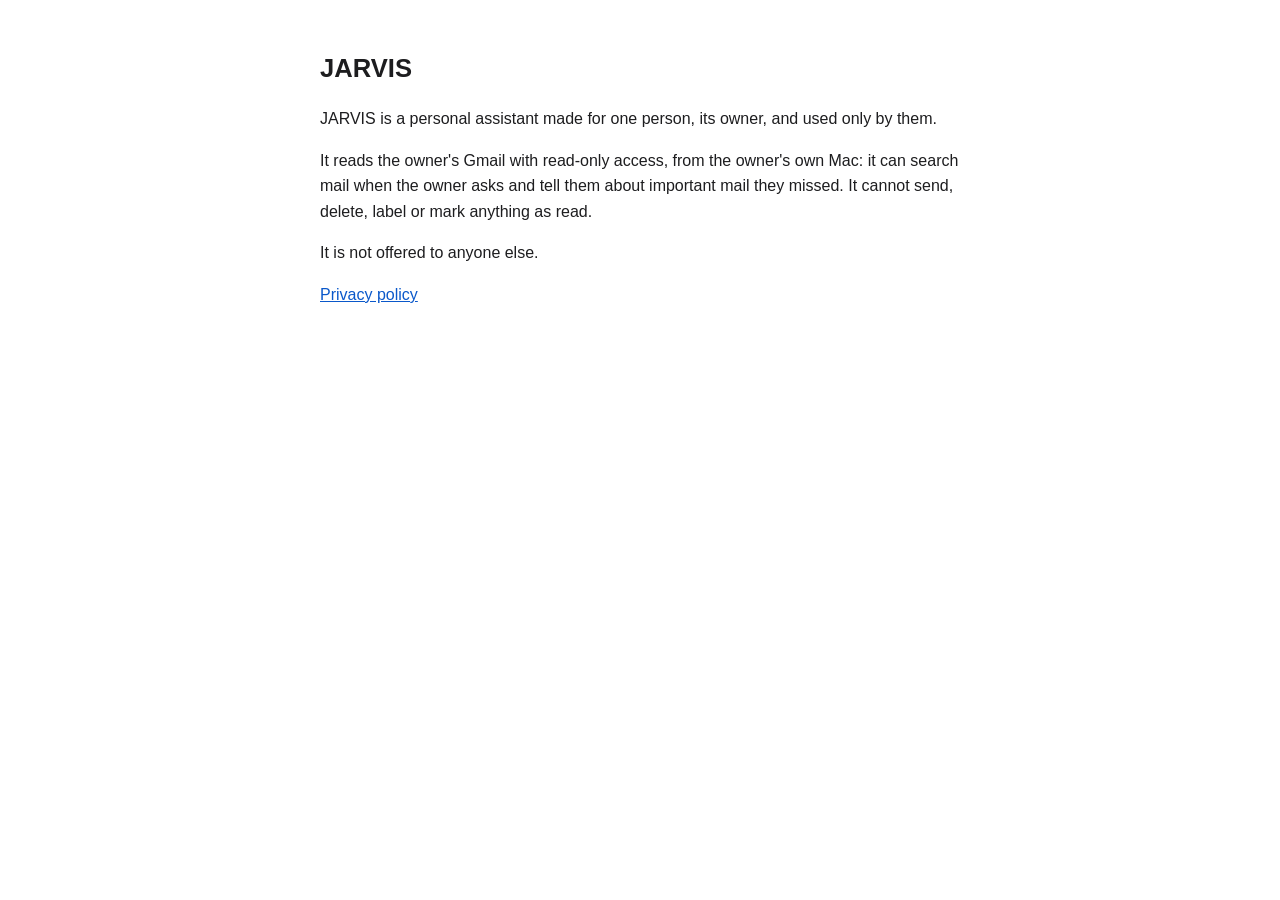
<file: index.html>
<!doctype html>
<html lang="en">
<head><meta charset="utf-8"><meta name="viewport" content="width=device-width,initial-scale=1">
<title>JARVIS mail</title><link rel="stylesheet" href="style.css"></head>
<body>
<h1>JARVIS</h1>
<p>JARVIS is a personal assistant made for one person, its owner, and used only by them.</p>
<p>It reads the owner's Gmail with read-only access, from the owner's own Mac: it can search mail when the owner asks
and tell them about important mail they missed. It cannot send, delete, label or mark anything as read.</p>
<p>It is not offered to anyone else.</p>
<p><a href="privacy.html">Privacy policy</a></p>
</body>
</html>
</file>
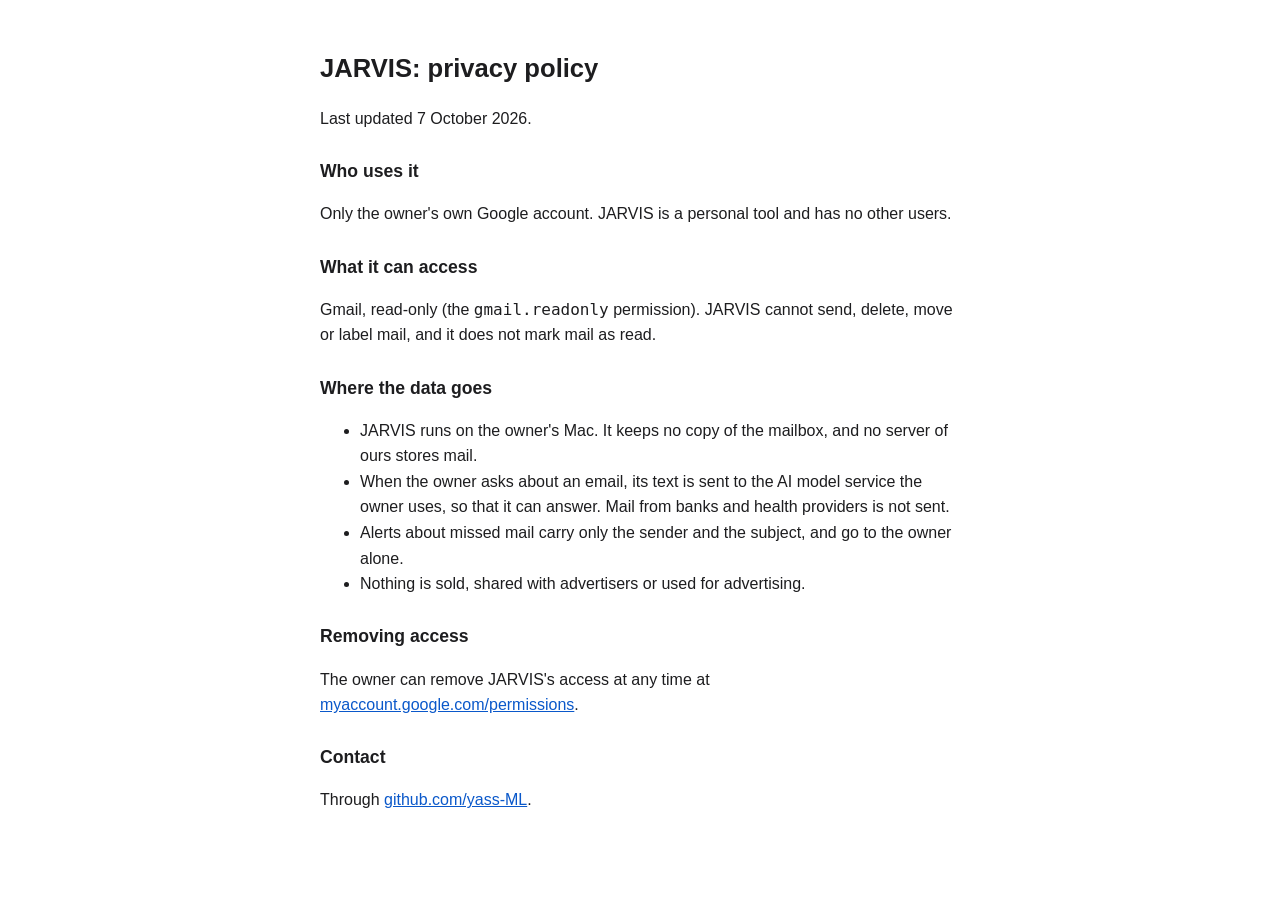
<file: privacy.html>
<!doctype html>
<html lang="en">
<head><meta charset="utf-8"><meta name="viewport" content="width=device-width,initial-scale=1">
<title>JARVIS mail privacy</title><link rel="stylesheet" href="style.css"></head>
<body>
<h1>JARVIS: privacy policy</h1>
<p>Last updated 7 October 2026.</p>
<h2>Who uses it</h2>
<p>Only the owner's own Google account. JARVIS is a personal tool and has no other users.</p>
<h2>What it can access</h2>
<p>Gmail, read-only (the <code>gmail.readonly</code> permission). JARVIS cannot send, delete, move or label mail, and it
does not mark mail as read.</p>
<h2>Where the data goes</h2>
<ul>
<li>JARVIS runs on the owner's Mac. It keeps no copy of the mailbox, and no server of ours stores mail.</li>
<li>When the owner asks about an email, its text is sent to the AI model service the owner uses, so that it can
answer. Mail from banks and health providers is not sent.</li>
<li>Alerts about missed mail carry only the sender and the subject, and go to the owner alone.</li>
<li>Nothing is sold, shared with advertisers or used for advertising.</li>
</ul>
<h2>Removing access</h2>
<p>The owner can remove JARVIS's access at any time at
<a href="https://myaccount.google.com/permissions">myaccount.google.com/permissions</a>.</p>
<h2>Contact</h2>
<p>Through <a href="https://github.com/yass-ML">github.com/yass-ML</a>.</p>
</body>
</html>
</file>
<file: style.css>
body{font:16px/1.6 -apple-system,BlinkMacSystemFont,"Segoe UI",sans-serif;max-width:40rem;margin:3rem auto;padding:0 1rem;color:#1d1d1f;background:#fff}
h1{font-size:1.6rem}h2{font-size:1.1rem;margin-top:1.6rem}a{color:#0a58ca}
@media (prefers-color-scheme:dark){body{color:#e8e8ed;background:#111}a{color:#6ea8fe}}
</file>
